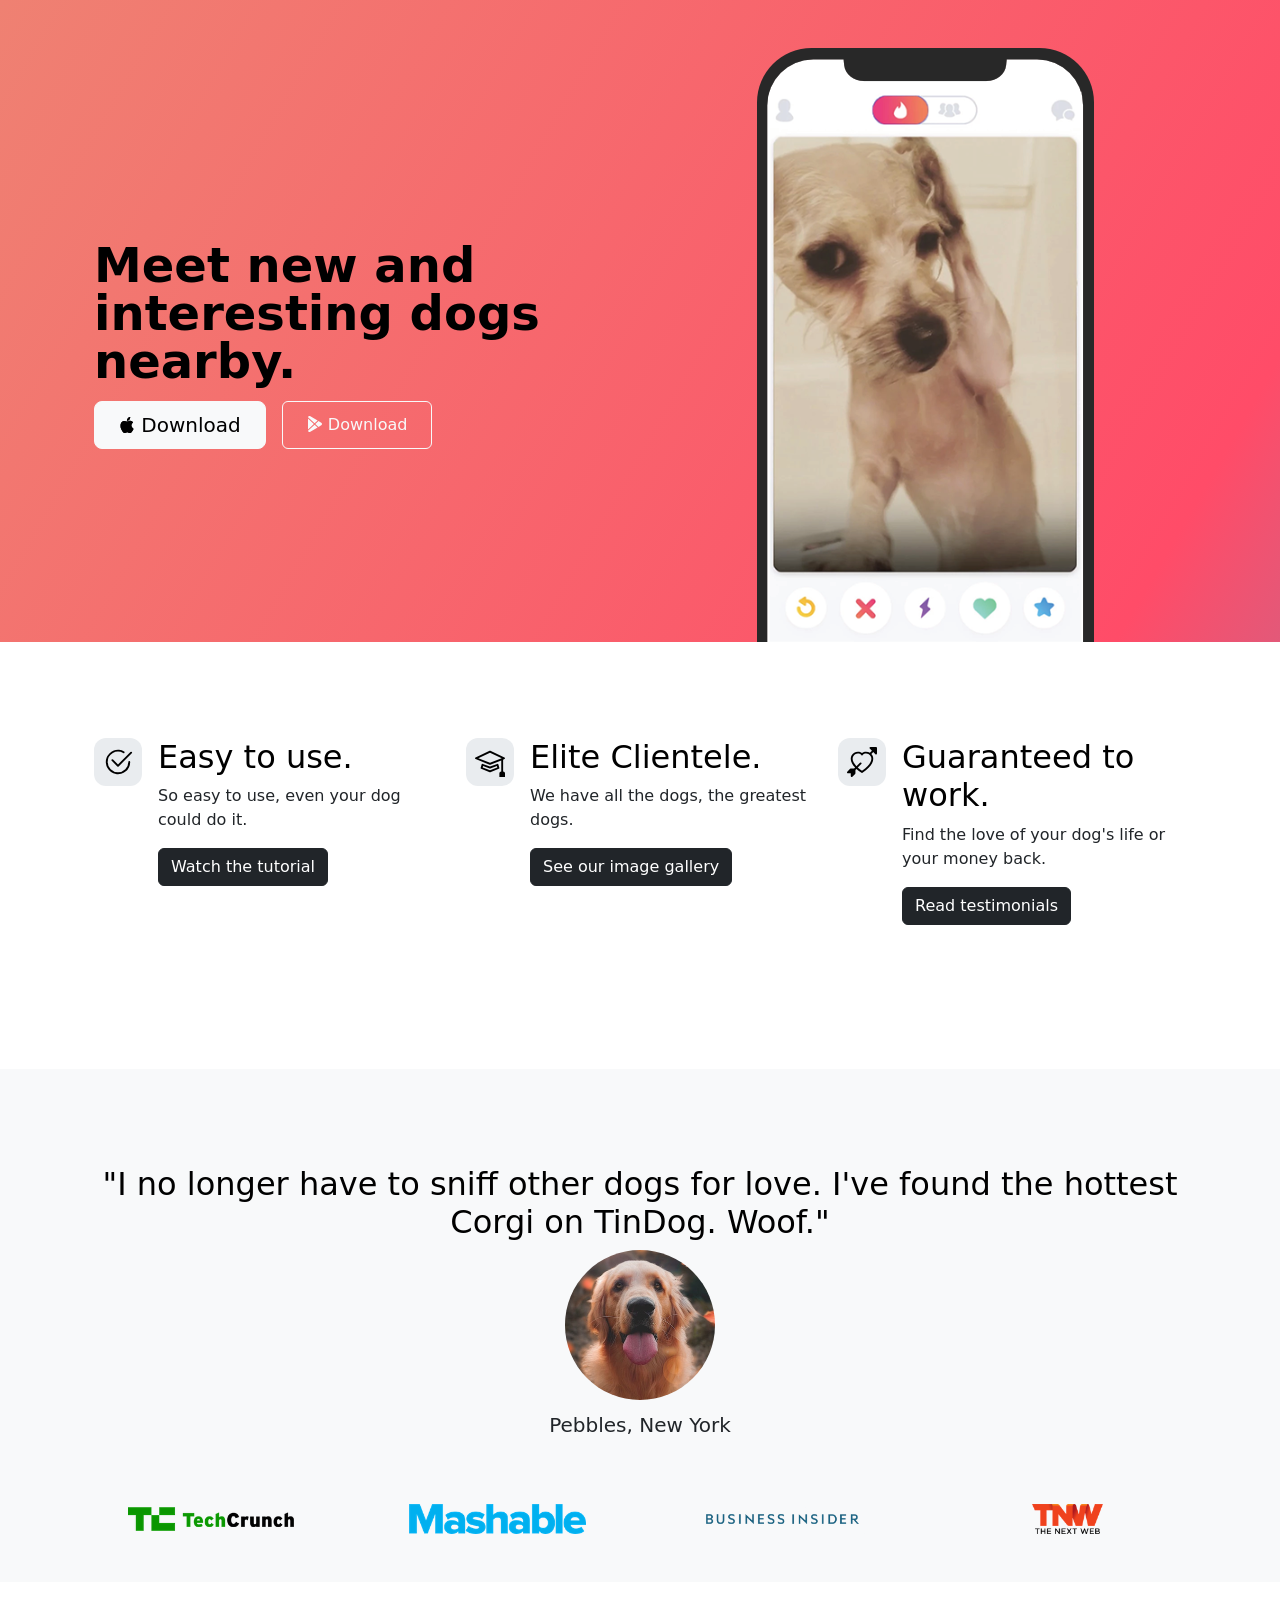
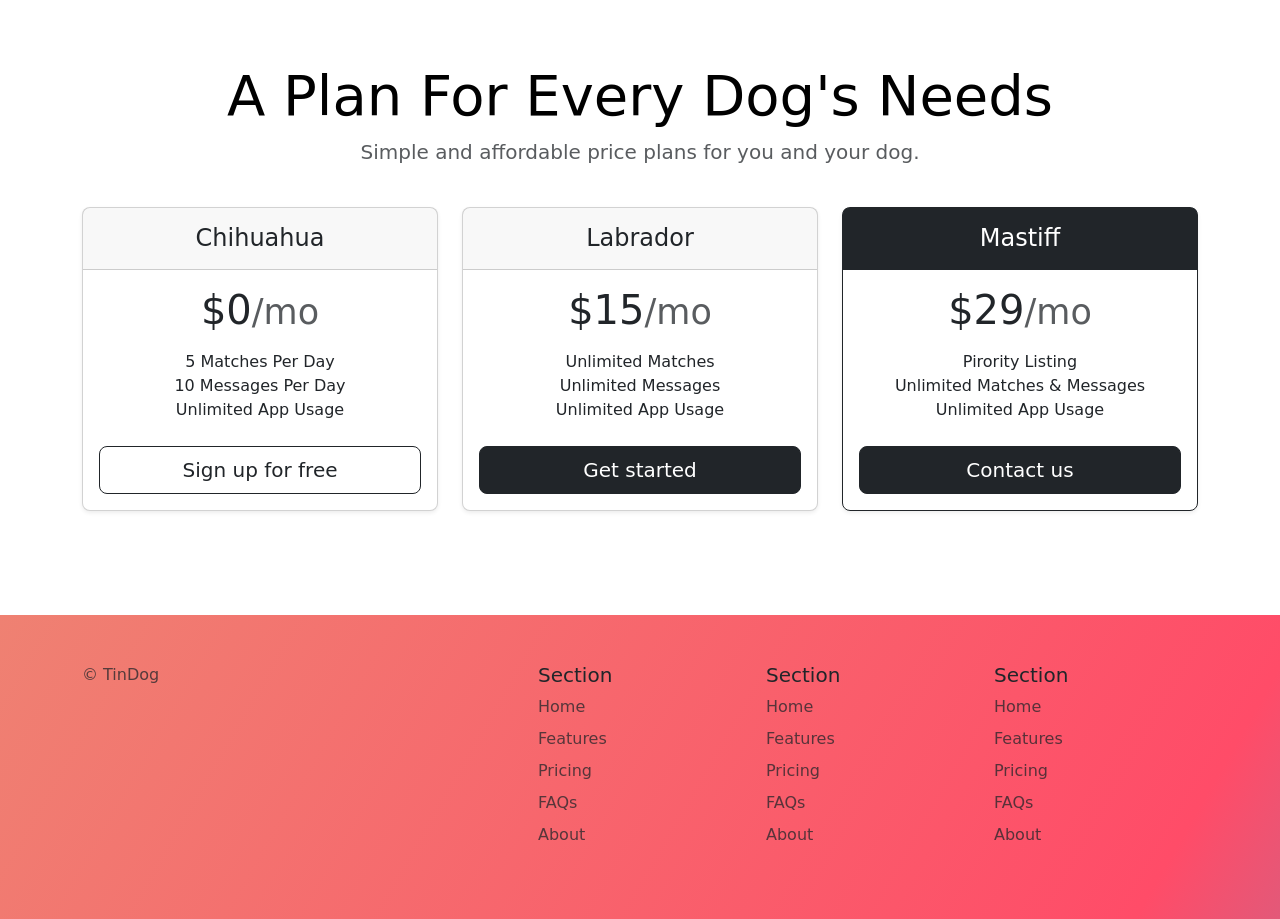
<file: index.html>
<!DOCTYPE html>
<html lang="en">
  <head>
    <meta charset="UTF-8" />
    <meta name="viewport" content="width=device-width, initial-scale=1.0" />
    <title>TinDog</title>
    <link
      href="https://cdn.jsdelivr.net/npm/bootstrap@5.3.3/dist/css/bootstrap.min.css"
      rel="stylesheet"
      integrity="sha384-QWTKZyjpPEjISv5WaRU9OFeRpok6YctnYmDr5pNlyT2bRjXh0JMhjY6hW+ALEwIH"
      crossorigin="anonymous" />
    <link rel="stylesheet" href="./style.css" />
  </head>

  <body>
    <!-- Title -->
    <section id="title" class="gradient-background">
      <div class="container title col-xxl-8 px-4 pt-5">
        <div class="row flex-lg-row-reverse align-items-center g-5">
          <div class="col-10 col-sm-8 col-lg-6">
            <img
              src="./images/iphone.png"
              class="d-block mx-lg-auto img-fluid"
              alt="Bootstrap Themes"
              height="200"
              loading="lazy" />
          </div>
          <div class="col-lg-6">
            <h1 class="display-5 fw-bold text-body-emphasis lh-1 mb-3">
              Meet new and interesting dogs nearby.
            </h1>
            <div class="d-grid gap-2 d-md-flex justify-content-md-start">
              <button
                type="button"
                class="btn btn-light btn-lg px-4 me-md-2 apple-btn">
                <svg
                  xmlns="http://www.w3.org/2000/svg"
                  width="16"
                  height="16"
                  fill="currentColor"
                  class="bi bi-apple mb-1"
                  viewBox="0 0 16 16">
                  <path
                    d="M11.182.008C11.148-.03 9.923.023 8.857 1.18c-1.066 1.156-.902 2.482-.878 2.516.024.034 1.52.087 2.475-1.258.955-1.345.762-2.391.728-2.43Zm3.314 11.733c-.048-.096-2.325-1.234-2.113-3.422.212-2.189 1.675-2.789 1.698-2.854.023-.065-.597-.79-1.254-1.157a3.692 3.692 0 0 0-1.563-.434c-.108-.003-.483-.095-1.254.116-.508.139-1.653.589-1.968.607-.316.018-1.256-.522-2.267-.665-.647-.125-1.333.131-1.824.328-.49.196-1.422.754-2.074 2.237-.652 1.482-.311 3.83-.067 4.56.244.729.625 1.924 1.273 2.796.576.984 1.34 1.667 1.659 1.899.319.232 1.219.386 1.843.067.502-.308 1.408-.485 1.766-.472.357.013 1.061.154 1.782.539.571.197 1.111.115 1.652-.105.541-.221 1.324-1.059 2.238-2.758.347-.79.505-1.217.473-1.282Z" />
                  <path
                    d="M11.182.008C11.148-.03 9.923.023 8.857 1.18c-1.066 1.156-.902 2.482-.878 2.516.024.034 1.52.087 2.475-1.258.955-1.345.762-2.391.728-2.43Zm3.314 11.733c-.048-.096-2.325-1.234-2.113-3.422.212-2.189 1.675-2.789 1.698-2.854.023-.065-.597-.79-1.254-1.157a3.692 3.692 0 0 0-1.563-.434c-.108-.003-.483-.095-1.254.116-.508.139-1.653.589-1.968.607-.316.018-1.256-.522-2.267-.665-.647-.125-1.333.131-1.824.328-.49.196-1.422.754-2.074 2.237-.652 1.482-.311 3.83-.067 4.56.244.729.625 1.924 1.273 2.796.576.984 1.34 1.667 1.659 1.899.319.232 1.219.386 1.843.067.502-.308 1.408-.485 1.766-.472.357.013 1.061.154 1.782.539.571.197 1.111.115 1.652-.105.541-.221 1.324-1.059 2.238-2.758.347-.79.505-1.217.473-1.282Z" />
                </svg>
                Download
              </button>
              <button
                type="button"
                class="btn btn-outline-light lg px-4 google-play-btn">
                <svg
                  xmlns="http://www.w3.org/2000/svg"
                  width="16"
                  height="16"
                  fill="currentColor"
                  class="bi bi-google-play mb-1"
                  viewBox="0 0 16 16">
                  <path
                    d="M14.222 9.374c1.037-.61 1.037-2.137 0-2.748L11.528 5.04 8.32 8l3.207 2.96 2.694-1.586Zm-3.595 2.116L7.583 8.68 1.03 14.73c.201 1.029 1.36 1.61 2.303 1.055l7.294-4.295ZM1 13.396V2.603L6.846 8 1 13.396ZM1.03 1.27l6.553 6.05 3.044-2.81L3.333.215C2.39-.341 1.231.24 1.03 1.27Z" />
                </svg>
                Download
              </button>
            </div>
          </div>
        </div>
      </div>
    </section>
    <!-- Features -->
    <section id="features">
      <div class="container px-4 py-5" id="hanging-icons">
        <div class="row g-4 py-5 row-cols-1 row-cols-lg-3">
          <div class="col d-flex align-items-start">
            <div
              class="icon-square text-body-emphasis bg-body-secondary d-inline-flex align-items-center justify-content-center fs-4 flex-shrink-0 me-3">
              <svg
                xmlns="http://www.w3.org/2000/svg"
                height="30"
                fill="currentColor"
                class="bi bi-check2-circle"
                viewBox="0 0 16 16">
                <path
                  d="M2.5 8a5.5 5.5 0 0 1 8.25-4.764.5.5 0 0 0 .5-.866A6.5 6.5 0 1 0 14.5 8a.5.5 0 0 0-1 0 5.5 5.5 0 1 1-11 0z" />
                <path
                  d="M15.354 3.354a.5.5 0 0 0-.708-.708L8 9.293 5.354 6.646a.5.5 0 1 0-.708.708l3 3a.5.5 0 0 0 .708 0l7-7z" />
              </svg>
            </div>
            <div>
              <h3 class="fs-2 text-body-emphasis">Easy to use.</h3>
              <p>So easy to use, even your dog could do it.</p>
              <a href="#" class="btn btn-dark features-btn"
                >Watch the tutorial</a
              >
            </div>
          </div>
          <div class="col d-flex align-items-start">
            <div
              class="icon-square text-body-emphasis bg-body-secondary d-inline-flex align-items-center justify-content-center fs-4 flex-shrink-0 me-3">
              <svg
                xmlns="http://www.w3.org/2000/svg"
                height="30"
                fill="currentColor"
                class="bi bi-mortarboard"
                viewBox="0 0 16 16">
                <path
                  d="M8.211 2.047a.5.5 0 0 0-.422 0l-7.5 3.5a.5.5 0 0 0 .025.917l7.5 3a.5.5 0 0 0 .372 0L14 7.14V13a1 1 0 0 0-1 1v2h3v-2a1 1 0 0 0-1-1V6.739l.686-.275a.5.5 0 0 0 .025-.917l-7.5-3.5ZM8 8.46 1.758 5.965 8 3.052l6.242 2.913L8 8.46Z" />
                <path
                  d="M4.176 9.032a.5.5 0 0 0-.656.327l-.5 1.7a.5.5 0 0 0 .294.605l4.5 1.8a.5.5 0 0 0 .372 0l4.5-1.8a.5.5 0 0 0 .294-.605l-.5-1.7a.5.5 0 0 0-.656-.327L8 10.466 4.176 9.032Zm-.068 1.873.22-.748 3.496 1.311a.5.5 0 0 0 .352 0l3.496-1.311.22.748L8 12.46l-3.892-1.556Z" />
              </svg>
            </div>
            <div>
              <h3 class="fs-2 text-body-emphasis">Elite Clientele.</h3>
              <p>We have all the dogs, the greatest dogs.</p>
              <a href="#" class="btn btn-dark features-btn"
                >See our image gallery</a
              >
            </div>
          </div>
          <div class="col d-flex align-items-start">
            <div
              class="icon-square text-body-emphasis bg-body-secondary d-inline-flex align-items-center justify-content-center fs-4 flex-shrink-0 me-3">
              <svg
                xmlns="http://www.w3.org/2000/svg"
                height="30"
                fill="currentColor"
                class="bi bi-arrow-through-heart"
                viewBox="0 0 16 16">
                <path
                  fill-rule="evenodd"
                  d="M2.854 15.854A.5.5 0 0 1 2 15.5V14H.5a.5.5 0 0 1-.354-.854l1.5-1.5A.5.5 0 0 1 2 11.5h1.793l.53-.53c-.771-.802-1.328-1.58-1.704-2.32-.798-1.575-.775-2.996-.213-4.092C3.426 2.565 6.18 1.809 8 3.233c1.25-.98 2.944-.928 4.212-.152L13.292 2 12.147.854A.5.5 0 0 1 12.5 0h3a.5.5 0 0 1 .5.5v3a.5.5 0 0 1-.854.354L14 2.707l-1.006 1.006c.236.248.44.531.6.845.562 1.096.585 2.517-.213 4.092-.793 1.563-2.395 3.288-5.105 5.08L8 13.912l-.276-.182a21.86 21.86 0 0 1-2.685-2.062l-.539.54V14a.5.5 0 0 1-.146.354l-1.5 1.5Zm2.893-4.894A20.419 20.419 0 0 0 8 12.71c2.456-1.666 3.827-3.207 4.489-4.512.679-1.34.607-2.42.215-3.185-.817-1.595-3.087-2.054-4.346-.761L8 4.62l-.358-.368c-1.259-1.293-3.53-.834-4.346.761-.392.766-.464 1.845.215 3.185.323.636.815 1.33 1.519 2.065l1.866-1.867a.5.5 0 1 1 .708.708L5.747 10.96Z" />
              </svg>
            </div>
            <div>
              <h3 class="fs-2 text-body-emphasis">Guaranteed to work.</h3>
              <p>Find the love of your dog's life or your money back.</p>
              <a href="#" class="btn btn-dark features-btn"
                >Read testimonials</a
              >
            </div>
          </div>
        </div>
      </div>
    </section>
    <!-- Testimonial -->
    <section id="testimonial">
      <div class="my-5">
        <div class="p-5 text-center bg-body-tertiary">
          <div class="container py-5">
            <h2 class="text-body-emphasis">
              "I no longer have to sniff other dogs for love. I've found the
              hottest Corgi on TinDog. Woof."
            </h2>
            <img
              src="./images/dog-img.jpg"
              alt="golden retriever with fall leaves around it"
              class="golden-retriever-img" />
            <p class="col-lg-8 mx-auto lead">Pebbles, New York</p>
          </div>
          <div class="container">
            <div class="row">
              <div class="col-lg-3 col-sm-12">
                <img src="./images/techcrunch.png" alt="" />
              </div>
              <div class="col-lg-3 col-sm-12">
                <img src="./images/mashable.png" alt="" />
              </div>
              <div class="col-lg-3 col-sm-12">
                <img src="./images/bizinsider.png" alt="" />
              </div>
              <div class="col-sm-12 col-lg-3">
                <img src="./images/tnw.png" alt="" />
              </div>
            </div>
          </div>
        </div>
      </div>
    </section>
    <!-- Pricing -->
    <section id="pricing">
      <div class="container py-3">
        <div class="pricing-header p-3 pb-md-4 mx-auto text-center">
          <h2 class="display-4 fw-normal text-body-emphasis">
            A Plan For Every Dog's Needs
          </h2>
          <p class="fs-5 text-body-secondary">
            Simple and affordable price plans for you and your dog.
          </p>
        </div>
        <div class="row row-cols-1 row-cols-md-3 mb-3 text-center">
          <div class="col">
            <div class="card mb-4 rounded-3 shadow-sm">
              <div class="card-header py-3">
                <h4 class="my-0 fw-normal">Chihuahua</h4>
              </div>
              <div class="card-body">
                <h1 class="card-title pricing-card-title">
                  $0<small class="text-body-secondary fw-light">/mo</small>
                </h1>
                <ul class="list-unstyled mt-3 mb-4">
                  <li>5 Matches Per Day</li>
                  <li>10 Messages Per Day</li>
                  <li>Unlimited App Usage</li>
                </ul>
                <button type="button" class="w-100 btn btn-lg btn-outline-dark">
                  Sign up for free
                </button>
              </div>
            </div>
          </div>
          <div class="col">
            <div class="card mb-4 rounded-3 shadow-sm">
              <div class="card-header py-3">
                <h4 class="my-0 fw-normal">Labrador</h4>
              </div>
              <div class="card-body">
                <h1 class="card-title pricing-card-title">
                  $15<small class="text-body-secondary fw-light">/mo</small>
                </h1>
                <ul class="list-unstyled mt-3 mb-4">
                  <li>Unlimited Matches</li>
                  <li>Unlimited Messages</li>
                  <li>Unlimited App Usage</li>
                </ul>
                <button type="button" class="w-100 btn btn-lg btn-dark">
                  Get started
                </button>
              </div>
            </div>
          </div>
          <div class="col">
            <div class="card mb-4 rounded-3 shadow-sm border-dark">
              <div class="card-header py-3 text-bg-dark border-dark">
                <h4 class="my-0 fw-normal">Mastiff</h4>
              </div>
              <div class="card-body">
                <h1 class="card-title pricing-card-title">
                  $29<small class="text-body-secondary fw-light">/mo</small>
                </h1>
                <ul class="list-unstyled mt-3 mb-4">
                  <li>Pirority Listing</li>
                  <li>Unlimited Matches & Messages</li>
                  <li>Unlimited App Usage</li>
                </ul>
                <button type="button" class="w-100 btn btn-lg btn-dark">
                  Contact us
                </button>
              </div>
            </div>
          </div>
        </div>
      </div>
    </section>
    <!-- Footer -->
    <section id="footer">
      <div class="container">
        <footer class="row row-cols-1 row-cols-sm-2 row-cols-md-5 py-5 mt-5">
          <div class="col mb-3">
            <p class="text-body-secondary">© TinDog</p>
          </div>

          <div class="col mb-3"></div>

          <div class="col mb-3">
            <h5>Section</h5>
            <ul class="nav flex-column">
              <li class="nav-item mb-2">
                <a href="#" class="nav-link p-0 text-body-secondary">Home</a>
              </li>
              <li class="nav-item mb-2">
                <a href="#" class="nav-link p-0 text-body-secondary"
                  >Features</a
                >
              </li>
              <li class="nav-item mb-2">
                <a href="#" class="nav-link p-0 text-body-secondary">Pricing</a>
              </li>
              <li class="nav-item mb-2">
                <a href="#" class="nav-link p-0 text-body-secondary">FAQs</a>
              </li>
              <li class="nav-item mb-2">
                <a href="#" class="nav-link p-0 text-body-secondary">About</a>
              </li>
            </ul>
          </div>

          <div class="col mb-3">
            <h5>Section</h5>
            <ul class="nav flex-column">
              <li class="nav-item mb-2">
                <a href="#" class="nav-link p-0 text-body-secondary">Home</a>
              </li>
              <li class="nav-item mb-2">
                <a href="#" class="nav-link p-0 text-body-secondary"
                  >Features</a
                >
              </li>
              <li class="nav-item mb-2">
                <a href="#" class="nav-link p-0 text-body-secondary">Pricing</a>
              </li>
              <li class="nav-item mb-2">
                <a href="#" class="nav-link p-0 text-body-secondary">FAQs</a>
              </li>
              <li class="nav-item mb-2">
                <a href="#" class="nav-link p-0 text-body-secondary">About</a>
              </li>
            </ul>
          </div>

          <div class="col mb-3">
            <h5>Section</h5>
            <ul class="nav flex-column">
              <li class="nav-item mb-2">
                <a href="#" class="nav-link p-0 text-body-secondary">Home</a>
              </li>
              <li class="nav-item mb-2">
                <a href="#" class="nav-link p-0 text-body-secondary"
                  >Features</a
                >
              </li>
              <li class="nav-item mb-2">
                <a href="#" class="nav-link p-0 text-body-secondary">Pricing</a>
              </li>
              <li class="nav-item mb-2">
                <a href="#" class="nav-link p-0 text-body-secondary">FAQs</a>
              </li>
              <li class="nav-item mb-2">
                <a href="#" class="nav-link p-0 text-body-secondary">About</a>
              </li>
            </ul>
          </div>
        </footer>
      </div>
    </section>

    <script
      src="https://cdn.jsdelivr.net/npm/bootstrap@5.3.3/dist/js/bootstrap.bundle.min.js"
      integrity="sha384-YvpcrYf0tY3lHB60NNkmXc5s9fDVZLESaAA55NDzOxhy9GkcIdslK1eN7N6jIeHz"
      crossorigin="anonymous"></script>
  </body>
</html>
</file>
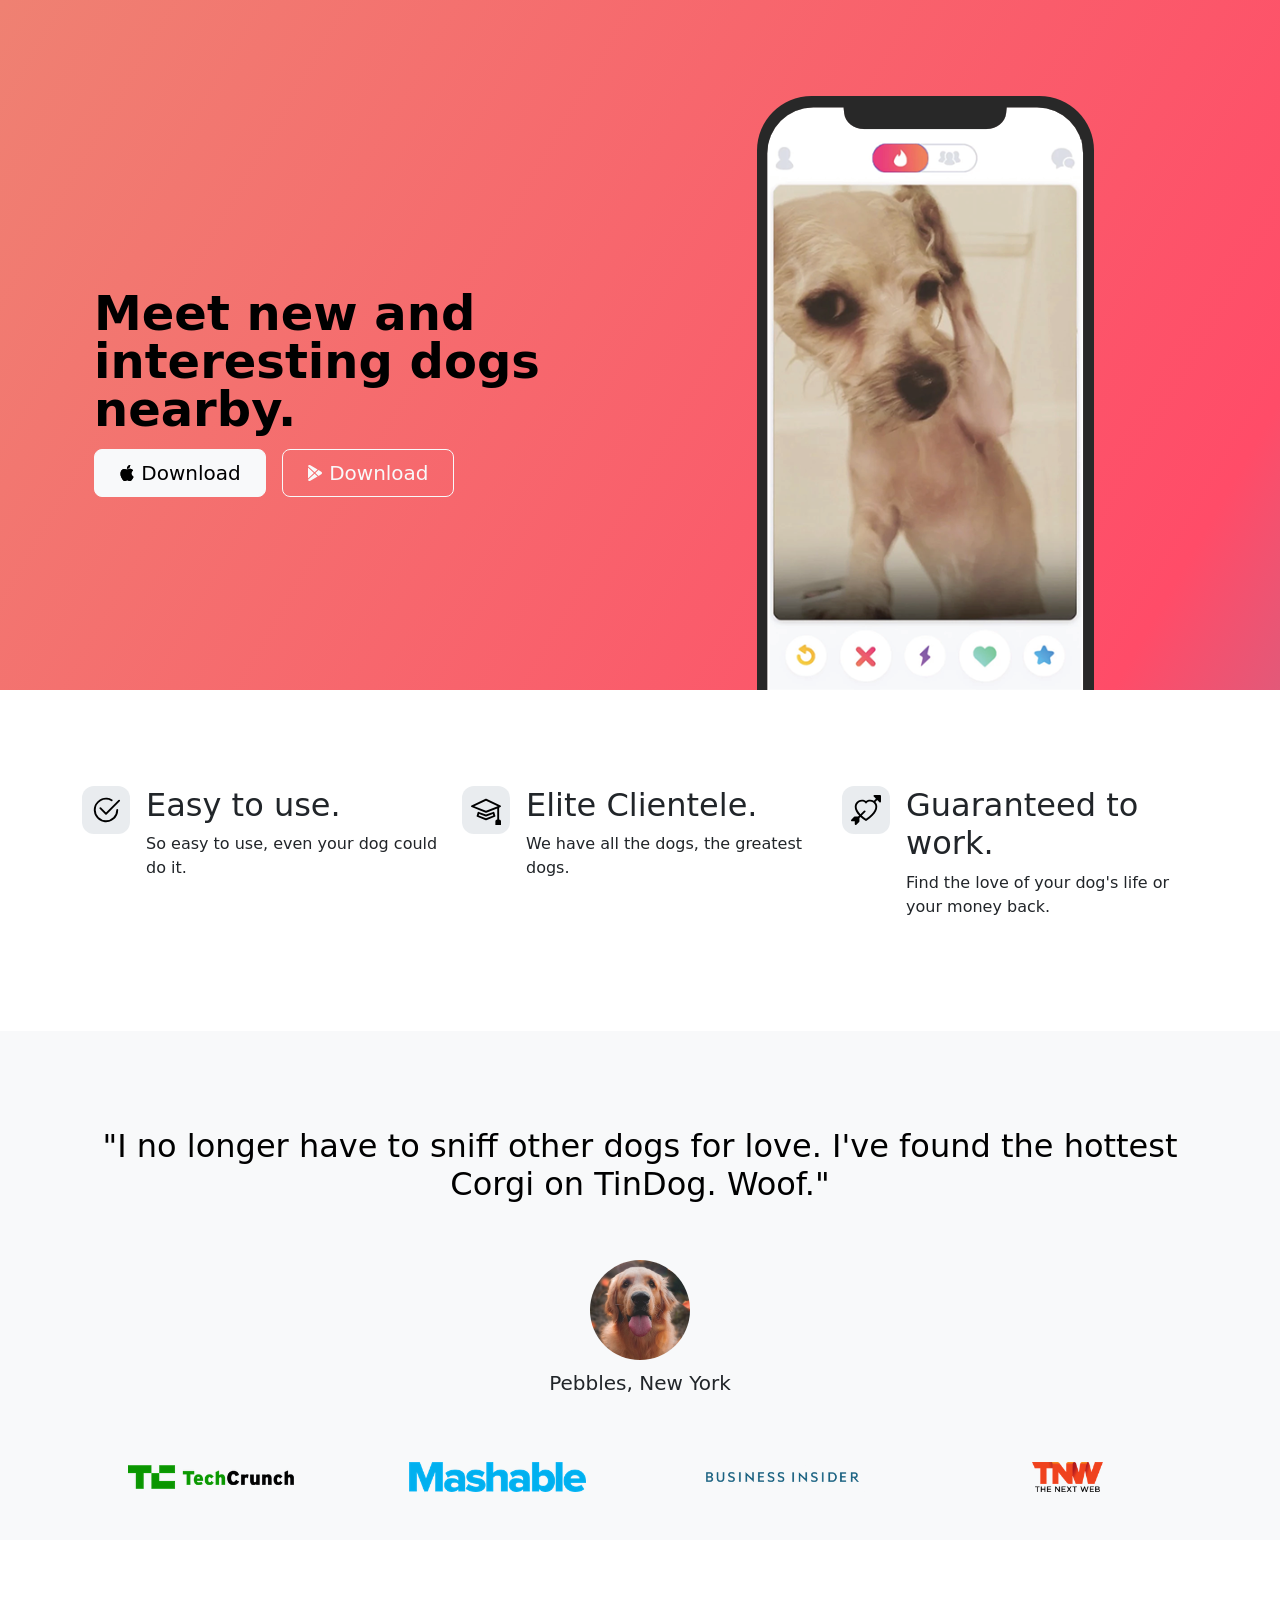
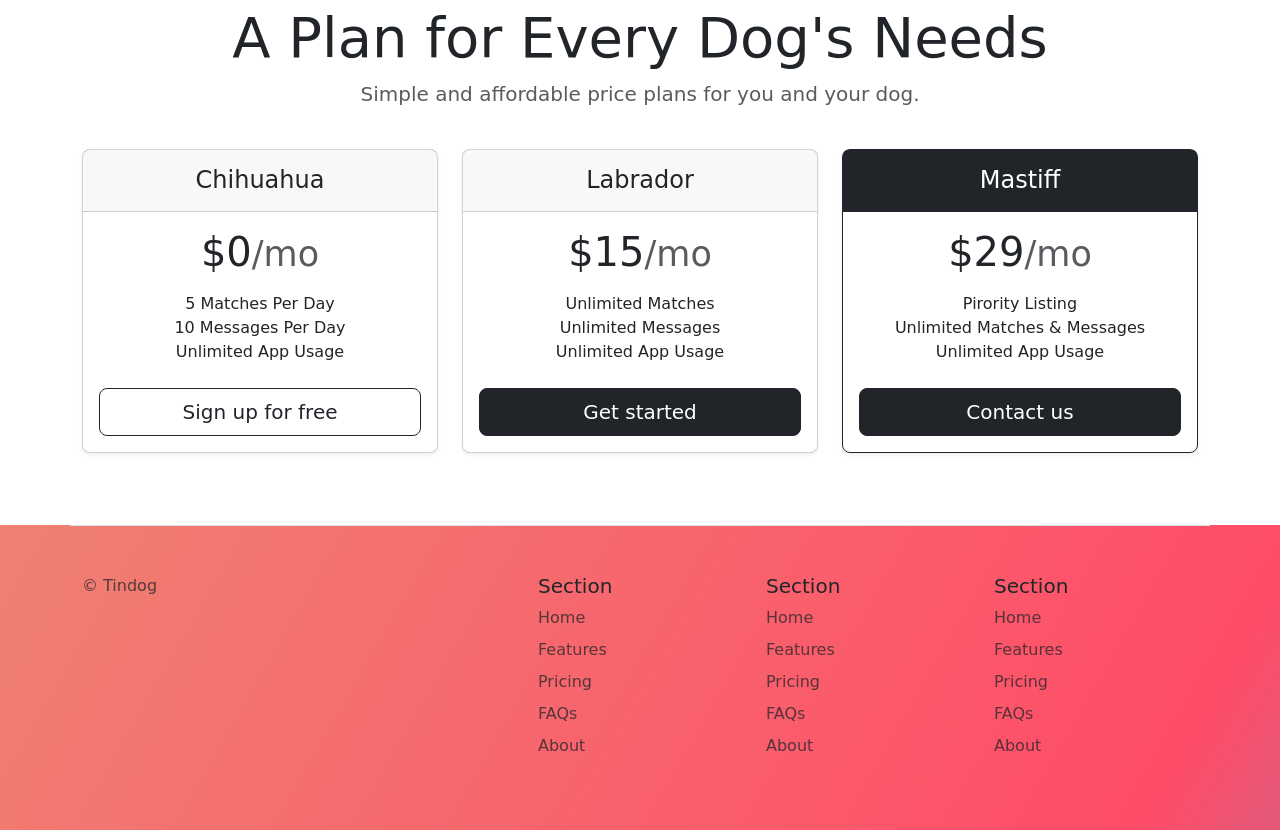
<file: solution.html>
<!DOCTYPE html>
<html lang="en">

<head>
  <meta charset="UTF-8">
  <meta name="viewport" content="width=device-width, initial-scale=1.0">
  <title>TinDog</title>
  <link href="https://cdn.jsdelivr.net/npm/bootstrap@5.3.0-alpha3/dist/css/bootstrap.min.css" rel="stylesheet"
    integrity="sha384-KK94CHFLLe+nY2dmCWGMq91rCGa5gtU4mk92HdvYe+M/SXH301p5ILy+dN9+nJOZ" crossorigin="anonymous">
  <link rel="stylesheet" href="./css/solution.css">
</head>

<body>


  <!-- Title -->
  <section id="title" class="gradient-background">

    <div class="container col-xxl-8 px-4 pt-5">
      <div class="row flex-lg-row-reverse align-items-center g-5 pt-5">
        <div class="col-10 col-sm-8 col-lg-6">
          <img src="./images/iphone.png" class="d-block mx-lg-auto img-fluid" alt="Bootstrap Themes" height="200" loading="lazy">
        </div>
        <div class="col-lg-6">
          <h1 class="display-5 fw-bold text-body-emphasis lh-1 mb-3">Meet new and interesting dogs nearby.</h1>

          <div class="d-grid gap-2 d-md-flex justify-content-md-start">
            <button type="button" class="btn btn-light btn-lg px-4 me-md-2"><svg xmlns="http://www.w3.org/2000/svg"
                width="16" height="16" fill="currentColor" class="bi bi-apple mb-1" viewBox="0 0 16 16">
                <path
                  d="M11.182.008C11.148-.03 9.923.023 8.857 1.18c-1.066 1.156-.902 2.482-.878 2.516.024.034 1.52.087 2.475-1.258.955-1.345.762-2.391.728-2.43Zm3.314 11.733c-.048-.096-2.325-1.234-2.113-3.422.212-2.189 1.675-2.789 1.698-2.854.023-.065-.597-.79-1.254-1.157a3.692 3.692 0 0 0-1.563-.434c-.108-.003-.483-.095-1.254.116-.508.139-1.653.589-1.968.607-.316.018-1.256-.522-2.267-.665-.647-.125-1.333.131-1.824.328-.49.196-1.422.754-2.074 2.237-.652 1.482-.311 3.83-.067 4.56.244.729.625 1.924 1.273 2.796.576.984 1.34 1.667 1.659 1.899.319.232 1.219.386 1.843.067.502-.308 1.408-.485 1.766-.472.357.013 1.061.154 1.782.539.571.197 1.111.115 1.652-.105.541-.221 1.324-1.059 2.238-2.758.347-.79.505-1.217.473-1.282Z" />
                <path
                  d="M11.182.008C11.148-.03 9.923.023 8.857 1.18c-1.066 1.156-.902 2.482-.878 2.516.024.034 1.52.087 2.475-1.258.955-1.345.762-2.391.728-2.43Zm3.314 11.733c-.048-.096-2.325-1.234-2.113-3.422.212-2.189 1.675-2.789 1.698-2.854.023-.065-.597-.79-1.254-1.157a3.692 3.692 0 0 0-1.563-.434c-.108-.003-.483-.095-1.254.116-.508.139-1.653.589-1.968.607-.316.018-1.256-.522-2.267-.665-.647-.125-1.333.131-1.824.328-.49.196-1.422.754-2.074 2.237-.652 1.482-.311 3.83-.067 4.56.244.729.625 1.924 1.273 2.796.576.984 1.34 1.667 1.659 1.899.319.232 1.219.386 1.843.067.502-.308 1.408-.485 1.766-.472.357.013 1.061.154 1.782.539.571.197 1.111.115 1.652-.105.541-.221 1.324-1.059 2.238-2.758.347-.79.505-1.217.473-1.282Z" />
              </svg> Download</button>
            <button type="button" class="btn btn-outline-light btn-lg px-4"><svg xmlns="http://www.w3.org/2000/svg"
                width="16" height="16" fill="currentColor" class="bi bi-google-play mb-1" viewBox="0 0 16 16">
                <path
                  d="M14.222 9.374c1.037-.61 1.037-2.137 0-2.748L11.528 5.04 8.32 8l3.207 2.96 2.694-1.586Zm-3.595 2.116L7.583 8.68 1.03 14.73c.201 1.029 1.36 1.61 2.303 1.055l7.294-4.295ZM1 13.396V2.603L6.846 8 1 13.396ZM1.03 1.27l6.553 6.05 3.044-2.81L3.333.215C2.39-.341 1.231.24 1.03 1.27Z" />
              </svg> Download</button>
          </div>
        </div>
      </div>
    </div>
  </section>
  <!-- Features -->
  <section id="features">
    <div class="container mt-5">
      <div class="row g-4 py-5 row-cols-1 row-cols-lg-3">
        <div class="col d-flex align-items-start">
          <div
            class="icon-square text-body-emphasis bg-body-secondary d-inline-flex align-items-center justify-content-center fs-4 flex-shrink-0 me-3">
            <svg xmlns="http://www.w3.org/2000/svg" height="30" fill="currentColor" class="bi bi-check2-circle"
              viewBox="0 0 16 16">
              <path
                d="M2.5 8a5.5 5.5 0 0 1 8.25-4.764.5.5 0 0 0 .5-.866A6.5 6.5 0 1 0 14.5 8a.5.5 0 0 0-1 0 5.5 5.5 0 1 1-11 0z" />
              <path
                d="M15.354 3.354a.5.5 0 0 0-.708-.708L8 9.293 5.354 6.646a.5.5 0 1 0-.708.708l3 3a.5.5 0 0 0 .708 0l7-7z" />
            </svg>
          </div>
          <div>
            <h3 class="fs-2">Easy to use.</h3>
            <p>So easy to use, even your dog could do it.</p>

          </div>
        </div>
        <div class="col d-flex align-items-start">
          <div
            class="icon-square text-body-emphasis bg-body-secondary d-inline-flex align-items-center justify-content-center fs-4 flex-shrink-0 me-3">
            <svg xmlns="http://www.w3.org/2000/svg" height="30" fill="currentColor" class="bi bi-mortarboard"
              viewBox="0 0 16 16">
              <path
                d="M8.211 2.047a.5.5 0 0 0-.422 0l-7.5 3.5a.5.5 0 0 0 .025.917l7.5 3a.5.5 0 0 0 .372 0L14 7.14V13a1 1 0 0 0-1 1v2h3v-2a1 1 0 0 0-1-1V6.739l.686-.275a.5.5 0 0 0 .025-.917l-7.5-3.5ZM8 8.46 1.758 5.965 8 3.052l6.242 2.913L8 8.46Z" />
              <path
                d="M4.176 9.032a.5.5 0 0 0-.656.327l-.5 1.7a.5.5 0 0 0 .294.605l4.5 1.8a.5.5 0 0 0 .372 0l4.5-1.8a.5.5 0 0 0 .294-.605l-.5-1.7a.5.5 0 0 0-.656-.327L8 10.466 4.176 9.032Zm-.068 1.873.22-.748 3.496 1.311a.5.5 0 0 0 .352 0l3.496-1.311.22.748L8 12.46l-3.892-1.556Z" />
            </svg>
          </div>
          <div>
            <h3 class="fs-2">Elite Clientele.</h3>
            <p>We have all the dogs, the greatest dogs.</p>

          </div>
        </div>
        <div class="col d-flex align-items-start">
          <div
            class="icon-square text-body-emphasis bg-body-secondary d-inline-flex align-items-center justify-content-center fs-4 flex-shrink-0 me-3">
            <svg xmlns="http://www.w3.org/2000/svg" height="30" fill="currentColor" class="bi bi-arrow-through-heart"
              viewBox="0 0 16 16">
              <path fill-rule="evenodd"
                d="M2.854 15.854A.5.5 0 0 1 2 15.5V14H.5a.5.5 0 0 1-.354-.854l1.5-1.5A.5.5 0 0 1 2 11.5h1.793l.53-.53c-.771-.802-1.328-1.58-1.704-2.32-.798-1.575-.775-2.996-.213-4.092C3.426 2.565 6.18 1.809 8 3.233c1.25-.98 2.944-.928 4.212-.152L13.292 2 12.147.854A.5.5 0 0 1 12.5 0h3a.5.5 0 0 1 .5.5v3a.5.5 0 0 1-.854.354L14 2.707l-1.006 1.006c.236.248.44.531.6.845.562 1.096.585 2.517-.213 4.092-.793 1.563-2.395 3.288-5.105 5.08L8 13.912l-.276-.182a21.86 21.86 0 0 1-2.685-2.062l-.539.54V14a.5.5 0 0 1-.146.354l-1.5 1.5Zm2.893-4.894A20.419 20.419 0 0 0 8 12.71c2.456-1.666 3.827-3.207 4.489-4.512.679-1.34.607-2.42.215-3.185-.817-1.595-3.087-2.054-4.346-.761L8 4.62l-.358-.368c-1.259-1.293-3.53-.834-4.346.761-.392.766-.464 1.845.215 3.185.323.636.815 1.33 1.519 2.065l1.866-1.867a.5.5 0 1 1 .708.708L5.747 10.96Z" />
            </svg>
          </div>
          <div>
            <h3 class="fs-2">Guaranteed to work.</h3>
            <p>Find the love of your dog's life or your money back.</p>

          </div>
        </div>
      </div>
    </div>
  </section>
  <!-- Testimonial -->
  <section id="testimonial">
    <div class="my-5">
      <div class="p-5 text-center bg-body-tertiary">
        <div class="container py-5">
          <h2 class="text-body-emphasis">"I no longer have to sniff other dogs for love. I've found the hottest Corgi on
            TinDog. Woof."</h2>
          <img class="profile-img mt-5" src="./images/dog-img.jpg" alt="dog image">
          <p class="col-lg-8 mx-auto lead mt-2">
            Pebbles, New York
          </p>
        </div>

        <div class="container">
          <div class="row">
            <div class="col-lg-3 col-sm-12">
              <img src="./images/techcrunch.png" alt="techcrunch" height="30">
            </div>
            <div class="col-lg-3 col-sm-12">
              <img src="./images/mashable.png" alt="mashable" height="30">
            </div>
            <div class="col-lg-3 col-sm-12">
              <img src="./images/bizinsider.png" alt="bizinsider" height="30">
            </div>
            <div class="col-lg-3 col-sm-12">
              <img src="./images/tnw.png" alt="tnw" height="30">
            </div>
          </div>
        </div>
      </div>
    </div>
  </section>
  <!-- Pricing -->
  <section id="pricing">
    <div class="container">
      <div class="pricing-header p-3 pb-md-4 mx-auto text-center">
        <h2 class="display-4 fw-normal">A Plan for Every Dog's Needs</h2>
        <p class="fs-5 text-body-secondary">Simple and affordable price plans for you and your dog.
      </div>
      <div class="row row-cols-1 row-cols-md-3 mb-3 text-center">
        <div class="col">
          <div class="card mb-4 rounded-3 shadow-sm">
            <div class="card-header py-3">
              <h4 class="my-0 fw-normal">Chihuahua</h4>
            </div>
            <div class="card-body">
              <h1 class="card-title pricing-card-title">$0<small class="text-body-secondary fw-light">/mo</small></h1>
              <ul class="list-unstyled mt-3 mb-4">
                <li>5 Matches Per Day</li>
                <li>10 Messages Per Day</li>
                <li>Unlimited App Usage</li>
              </ul>
              <button type="button" class="w-100 btn btn-lg btn-outline-dark">Sign up for free</button>
            </div>
          </div>
        </div>
        <div class="col">
          <div class="card mb-4 rounded-3 shadow-sm">
            <div class="card-header py-3">
              <h4 class="my-0 fw-normal">Labrador</h4>
            </div>
            <div class="card-body">
              <h1 class="card-title pricing-card-title">$15<small class="text-body-secondary fw-light">/mo</small></h1>
              <ul class="list-unstyled mt-3 mb-4">
                <li>Unlimited Matches</li>
                <li>Unlimited Messages</li>
                <li>Unlimited App Usage</li>
              </ul>
              <button type="button" class="w-100 btn btn-lg btn-dark">Get started</button>
            </div>
          </div>
        </div>
        <div class="col">
          <div class="card mb-4 rounded-3 shadow-sm border-dark">
            <div class="card-header py-3 text-bg-dark border-dark">
              <h4 class="my-0 fw-normal">Mastiff</h4>
            </div>
            <div class="card-body">
              <h1 class="card-title pricing-card-title">$29<small class="text-body-secondary fw-light">/mo</small></h1>
              <ul class="list-unstyled mt-3 mb-4">
                <li>Pirority Listing</li>
                <li>Unlimited Matches & Messages</li>
                <li>Unlimited App Usage</li>
              </ul>
              <button type="button" class="w-100 btn btn-lg btn-dark">Contact us</button>
            </div>
          </div>
        </div>
      </div>
    </div>
  </section>
  <!-- Footer -->
  <section id="contact" class="gradient-background">
    <div class="container ">
      <footer class="row row-cols-1 row-cols-sm-2 row-cols-md-5 py-5 mt-5 border-top">
        <div class="col mb-3">

          <p class="text-body-secondary">© Tindog</p>
        </div>

        <div class="col mb-3">

        </div>

        <div class="col mb-3">
          <h5>Section</h5>
          <ul class="nav flex-column">
            <li class="nav-item mb-2"><a href="#" class="nav-link p-0 text-body-secondary">Home</a></li>
            <li class="nav-item mb-2"><a href="#" class="nav-link p-0 text-body-secondary">Features</a></li>
            <li class="nav-item mb-2"><a href="#" class="nav-link p-0 text-body-secondary">Pricing</a></li>
            <li class="nav-item mb-2"><a href="#" class="nav-link p-0 text-body-secondary">FAQs</a></li>
            <li class="nav-item mb-2"><a href="#" class="nav-link p-0 text-body-secondary">About</a></li>
          </ul>
        </div>

        <div class="col mb-3">
          <h5>Section</h5>
          <ul class="nav flex-column">
            <li class="nav-item mb-2"><a href="#" class="nav-link p-0 text-body-secondary">Home</a></li>
            <li class="nav-item mb-2"><a href="#" class="nav-link p-0 text-body-secondary">Features</a></li>
            <li class="nav-item mb-2"><a href="#" class="nav-link p-0 text-body-secondary">Pricing</a></li>
            <li class="nav-item mb-2"><a href="#" class="nav-link p-0 text-body-secondary">FAQs</a></li>
            <li class="nav-item mb-2"><a href="#" class="nav-link p-0 text-body-secondary">About</a></li>
          </ul>
        </div>

        <div class="col mb-3">
          <h5>Section</h5>
          <ul class="nav flex-column">
            <li class="nav-item mb-2"><a href="#" class="nav-link p-0 text-body-secondary">Home</a></li>
            <li class="nav-item mb-2"><a href="#" class="nav-link p-0 text-body-secondary">Features</a></li>
            <li class="nav-item mb-2"><a href="#" class="nav-link p-0 text-body-secondary">Pricing</a></li>
            <li class="nav-item mb-2"><a href="#" class="nav-link p-0 text-body-secondary">FAQs</a></li>
            <li class="nav-item mb-2"><a href="#" class="nav-link p-0 text-body-secondary">About</a></li>
          </ul>
        </div>
      </footer>
    </div>
  </section>
</body>

</html>
</file>
<file: style.css>
.gradient-background,
#footer {
  background: linear-gradient(300deg, #00bfff, #ff4c68, #ef8172);
  background-size: 180% 180%;
  animation: gradient-animation 18s ease infinite;
}

@keyframes gradient-animation {
  0% {
    background-position: 0% 50%;
  }
  50% {
    background-position: 100% 50%;
  }
  100% {
    background-position: 0% 50%;
  }
}

.profile-img {
  height: 100px;
  border-radius: 50%;
}

.icon-square {
  width: 3rem;
  height: 3rem;
  border-radius: 0.75rem;
}

.golden-retriever-img {
  border-radius: 50%;
  height: 150px;
  margin-bottom: 10px;
}

#testimonial .row img {
  height: 30px;
}
</file>
<file: css/solution.css>
.gradient-background {
  background: linear-gradient(300deg, #00bfff, #ff4c68, #ef8172);
  background-size: 180% 180%;
  animation: gradient-animation 18s ease infinite;
}

@keyframes gradient-animation {
  0% {
    background-position: 0% 50%;
  }
  50% {
    background-position: 100% 50%;
  }
  100% {
    background-position: 0% 50%;
  }
}

.icon-square {
  width: 3rem;
  height: 3rem;
  border-radius: 0.75rem;
}

.profile-img {
  border-radius: 50%;
  height: 100px;
}
</file>
